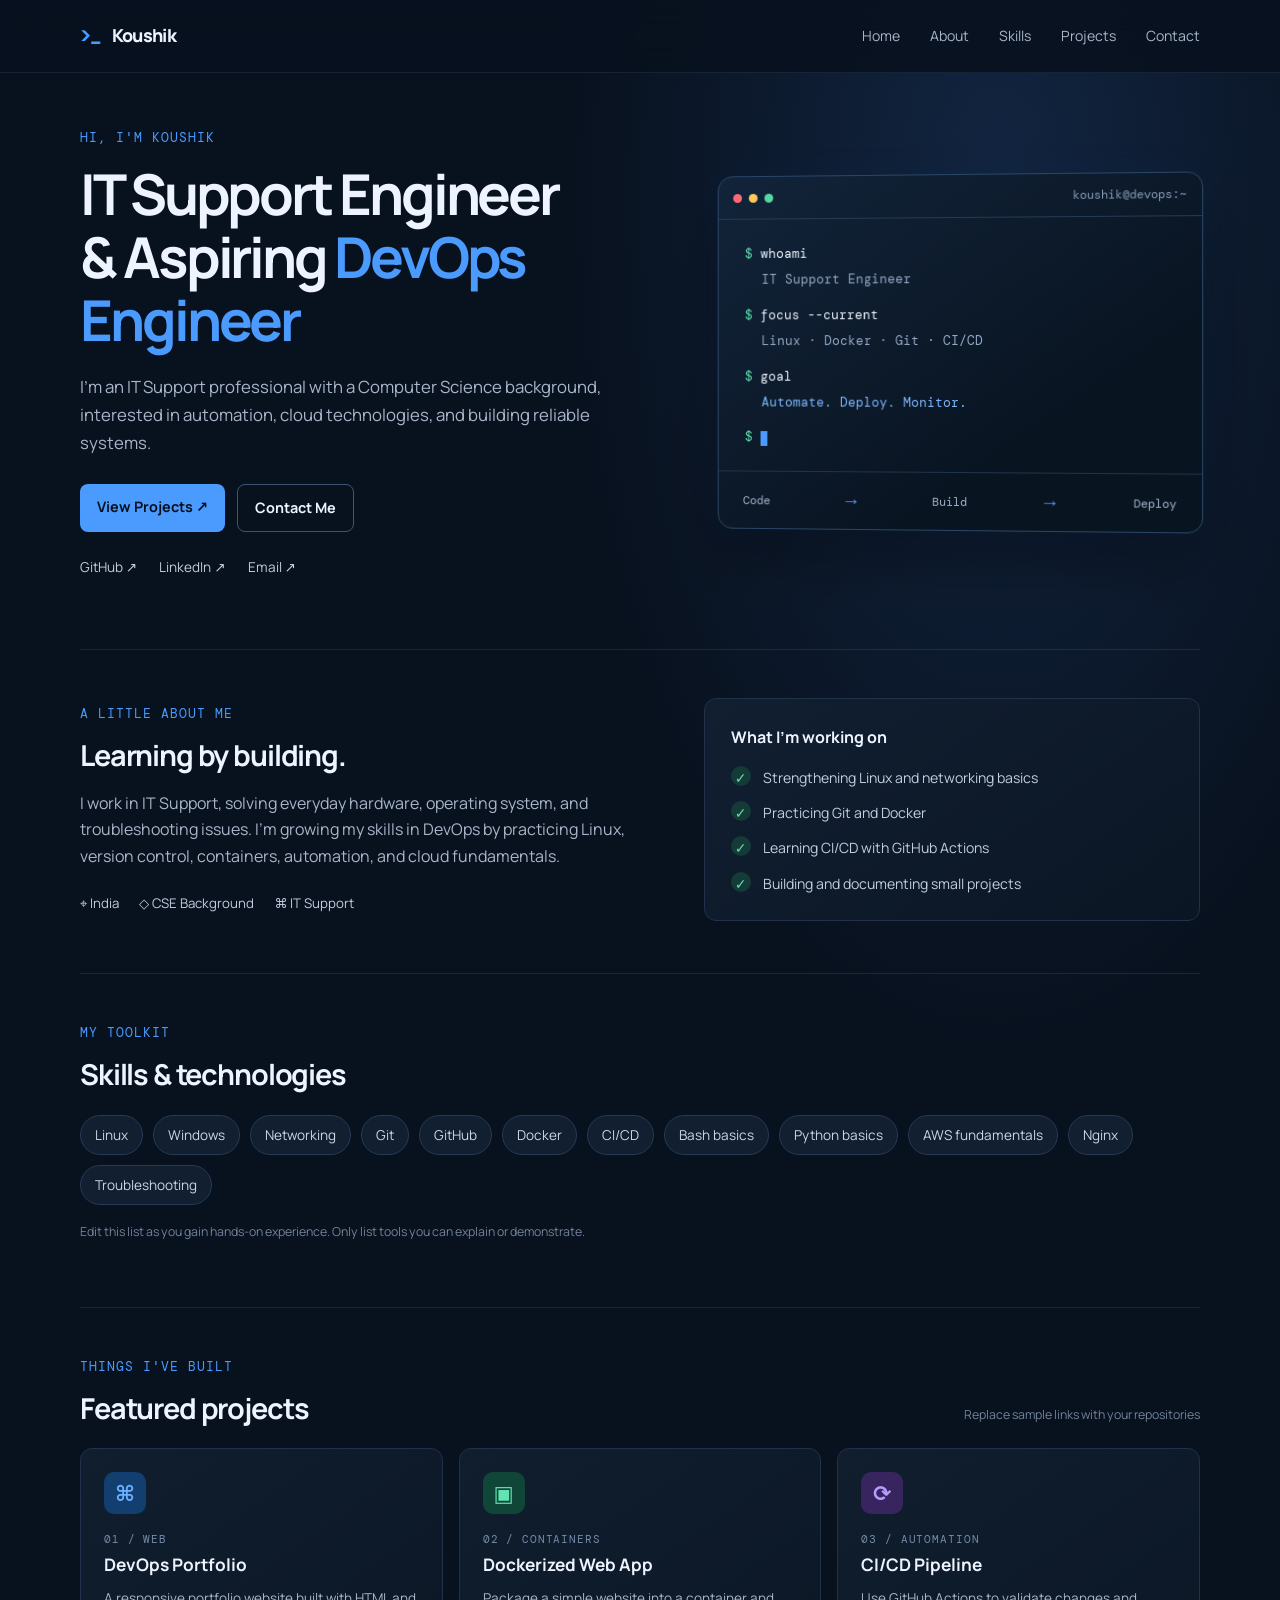
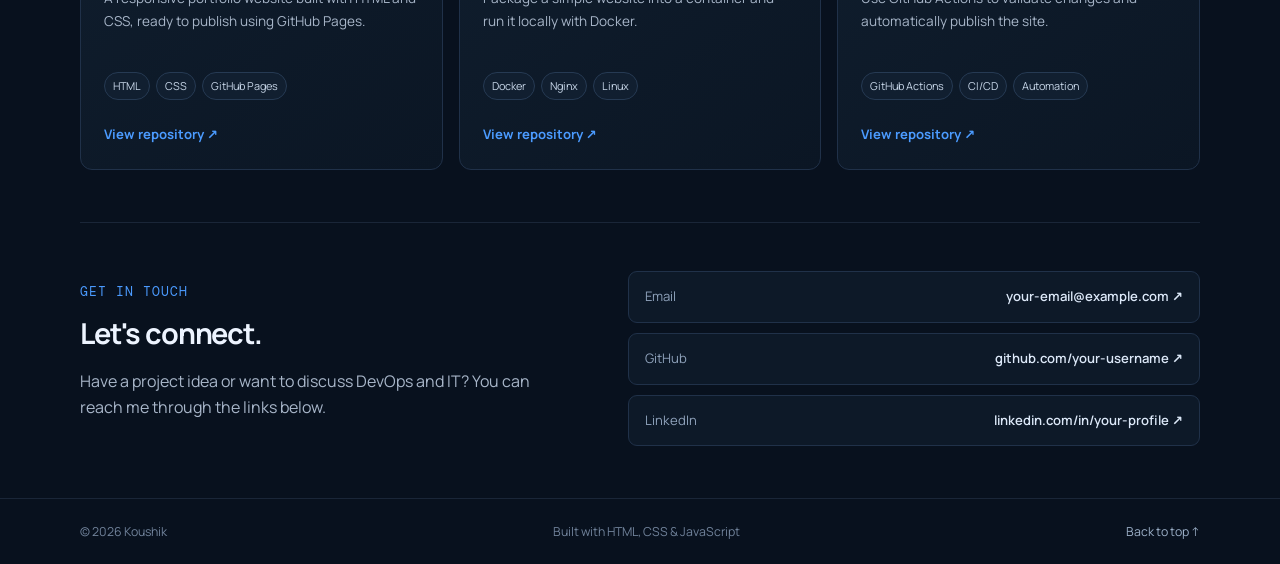
<file: index.html>
<!doctype html>
<html lang="en">
<head>
  <meta charset="utf-8">
  <meta name="viewport" content="width=device-width, initial-scale=1">
  <meta name="description" content="Koushik's IT Support and aspiring DevOps Engineer portfolio.">
  <title>Koushik | DevOps Portfolio</title>
  <link rel="stylesheet" href="style.css">
  <script src="script.js" defer></script>
</head>
<body>
  <header class="site-header">
    <nav class="nav container" aria-label="Main navigation">
      <a class="brand" href="#home"><span class="prompt">&gt;_</span> Koushik</a>
      <button class="menu-toggle" id="menu-toggle" aria-label="Toggle navigation" aria-expanded="false">☰</button>
      <div class="nav-links" id="nav-links">
        <a href="#home">Home</a><a href="#about">About</a><a href="#skills">Skills</a>
        <a href="#projects">Projects</a><a href="#contact">Contact</a>
      </div>
    </nav>
  </header>

  <main>
    <section class="hero container" id="home">
      <div class="hero-copy">
        <p class="eyebrow">Hi, I'm Koushik</p>
        <h1>IT Support Engineer<br>&amp; Aspiring <span>DevOps Engineer</span></h1>
        <p class="intro">I'm an IT Support professional with a Computer Science background, interested in automation, cloud technologies, and building reliable systems.</p>
        <div class="actions">
          <a class="button primary" href="#projects">View Projects <span aria-hidden="true">↗</span></a>
          <a class="button secondary" href="#contact">Contact Me</a>
        </div>
        <div class="social-links">
          <!-- Replace # with your real profile URLs -->
          <a href="https://github.com/" target="_blank" rel="noreferrer">GitHub ↗</a>
          <a href="https://www.linkedin.com/" target="_blank" rel="noreferrer">LinkedIn ↗</a>
          <a href="mailto:your-email@example.com">Email ↗</a>
        </div>
      </div>
      <div class="terminal-card" aria-label="DevOps workflow illustration">
        <div class="terminal-top"><i></i><i></i><i></i><span>koushik@devops:~</span></div>
        <div class="terminal-body">
          <p><span class="terminal-green">$</span> whoami</p><p class="terminal-muted">IT Support Engineer</p>
          <p><span class="terminal-green">$</span> focus --current</p><p class="terminal-muted">Linux · Docker · Git · CI/CD</p>
          <p><span class="terminal-green">$</span> goal</p><p class="terminal-blue">Automate. Deploy. Monitor.</p>
          <p class="cursor-line"><span class="terminal-green">$</span> <span class="cursor"></span></p>
        </div>
        <div class="pipeline"><span>Code</span><b>→</b><span>Build</span><b>→</b><span>Deploy</span></div>
      </div>
    </section>

    <section class="section container about-grid" id="about">
      <div>
        <p class="section-kicker">A little about me</p>
        <h2>Learning by building.</h2>
        <p class="body-copy">I work in IT Support, solving everyday hardware, operating system, and troubleshooting issues. I'm growing my skills in DevOps by practicing Linux, version control, containers, automation, and cloud fundamentals.</p>
        <div class="facts"><span>⌖ India</span><span>◇ CSE Background</span><span>⌘ IT Support</span></div>
      </div>
      <aside class="focus-card">
        <h3>What I'm working on</h3>
        <ul>
          <li><span>✓</span> Strengthening Linux and networking basics</li>
          <li><span>✓</span> Practicing Git and Docker</li>
          <li><span>✓</span> Learning CI/CD with GitHub Actions</li>
          <li><span>✓</span> Building and documenting small projects</li>
        </ul>
      </aside>
    </section>

    <section class="section container" id="skills">
      <p class="section-kicker">My toolkit</p>
      <h2>Skills &amp; technologies</h2>
      <div class="skills">
        <span>Linux</span><span>Windows</span><span>Networking</span><span>Git</span>
        <span>GitHub</span><span>Docker</span><span>CI/CD</span><span>Bash basics</span>
        <span>Python basics</span><span>AWS fundamentals</span><span>Nginx</span><span>Troubleshooting</span>
      </div>
      <p class="hint">Edit this list as you gain hands-on experience. Only list tools you can explain or demonstrate.</p>
    </section>

    <section class="section container" id="projects">
      <div class="section-heading">
        <div><p class="section-kicker">Things I've built</p><h2>Featured projects</h2></div>
        <span class="small-note">Replace sample links with your repositories</span>
      </div>
      <div class="project-grid">
        <article class="project-card">
          <div class="project-icon blue">⌘</div><p class="project-type">01 / WEB</p>
          <h3>DevOps Portfolio</h3><p>A responsive portfolio website built with HTML and CSS, ready to publish using GitHub Pages.</p>
          <div class="tags"><span>HTML</span><span>CSS</span><span>GitHub Pages</span></div>
          <a class="project-link" href="https://github.com/" target="_blank" rel="noreferrer">View repository ↗</a>
        </article>
        <article class="project-card">
          <div class="project-icon green">▣</div><p class="project-type">02 / CONTAINERS</p>
          <h3>Dockerized Web App</h3><p>Package a simple website into a container and run it locally with Docker.</p>
          <div class="tags"><span>Docker</span><span>Nginx</span><span>Linux</span></div>
          <a class="project-link" href="https://github.com/" target="_blank" rel="noreferrer">View repository ↗</a>
        </article>
        <article class="project-card">
          <div class="project-icon purple">⟳</div><p class="project-type">03 / AUTOMATION</p>
          <h3>CI/CD Pipeline</h3><p>Use GitHub Actions to validate changes and automatically publish the site.</p>
          <div class="tags"><span>GitHub Actions</span><span>CI/CD</span><span>Automation</span></div>
          <a class="project-link" href="https://github.com/" target="_blank" rel="noreferrer">View repository ↗</a>
        </article>
      </div>
    </section>

    <section class="section container contact-section" id="contact">
      <div><p class="section-kicker">Get in touch</p><h2>Let's connect.</h2><p class="body-copy">Have a project idea or want to discuss DevOps and IT? You can reach me through the links below.</p></div>
      <div class="contact-links">
        <a href="mailto:your-email@example.com"><span>Email</span><b>your-email@example.com ↗</b></a>
        <a href="https://github.com/" target="_blank" rel="noreferrer"><span>GitHub</span><b>github.com/your-username ↗</b></a>
        <a href="https://www.linkedin.com/" target="_blank" rel="noreferrer"><span>LinkedIn</span><b>linkedin.com/in/your-profile ↗</b></a>
      </div>
    </section>
  </main>

  <footer class="footer"><div class="container footer-inner"><span>© <span id="year"></span> Koushik</span><span>Built with HTML, CSS &amp; JavaScript</span><a href="#home">Back to top ↑</a></div></footer>
</body>
</html>
</file>
<file: style.css>
@import url('https://fonts.googleapis.com/css2?family=DM+Mono:wght@400;500&family=Manrope:wght@400;500;600;700;800&display=swap');

:root{--bg:#08111e;--panel:#101d2d;--panel2:#0c1726;--text:#edf4ff;--muted:#a8b6c9;--line:#203149;--blue:#4b9bff;--green:#5ee0b0}
*{box-sizing:border-box}html{scroll-behavior:smooth;scroll-padding-top:90px}body{margin:0;background:radial-gradient(ellipse at 78% 9%,#122541 0,transparent 31%),var(--bg);color:var(--text);font-family:Manrope,system-ui,sans-serif;line-height:1.65}a{color:inherit;text-decoration:none}.container{width:min(1120px,calc(100% - 44px));margin-inline:auto}.site-header{position:sticky;top:0;z-index:10;background:rgba(8,17,30,.9);backdrop-filter:blur(16px);border-bottom:1px solid rgba(117,151,193,.14)}.nav{min-height:72px;display:flex;align-items:center;justify-content:space-between}.brand{font-size:1.12rem;font-weight:800;letter-spacing:-.04em}.prompt{color:var(--blue);font-family:"DM Mono",monospace;margin-right:8px}.nav-links{display:flex;gap:30px;color:var(--muted);font-size:.88rem}.nav-links a:hover,.social-links a:hover,.footer a:hover{color:var(--blue)}.menu-toggle{display:none;background:none;color:var(--text);border:1px solid var(--line);border-radius:8px;padding:7px 10px;font-size:1.1rem}
.hero{min-height:480px;display:grid;grid-template-columns:1.08fr .92fr;align-items:center;gap:64px;padding-top:54px;padding-bottom:70px}.eyebrow,.section-kicker{color:var(--blue);font-family:"DM Mono",monospace;font-size:.8rem;letter-spacing:.08em;text-transform:uppercase;margin:0 0 14px}.hero h1{font-size:clamp(2.3rem,4.4vw,3.8rem);line-height:1.12;letter-spacing:-.055em;margin:0 0 22px}.hero h1 span{color:var(--blue)}.intro,.body-copy{color:var(--muted);max-width:600px}.intro{font-size:1.05rem;margin:0 0 28px}.actions{display:flex;gap:12px;flex-wrap:wrap}.button{padding:11px 17px;border-radius:8px;font-size:.9rem;font-weight:700;transition:transform .2s,background .2s}.button:hover{transform:translateY(-2px)}.primary{background:var(--blue);color:#07111e}.primary:hover{background:#75b2ff}.secondary{border:1px solid #405571;background:transparent}.social-links{display:flex;gap:22px;margin-top:24px;color:#c2cede;font-size:.85rem}
.terminal-card{border:1px solid #2b4666;background:linear-gradient(145deg,#12243a,#091421 70%);border-radius:15px;box-shadow:0 25px 70px #0006,0 0 45px #1467b31c;overflow:hidden;transform:perspective(900px) rotateY(-3deg)}.terminal-top{height:43px;border-bottom:1px solid #253b55;display:flex;align-items:center;gap:7px;padding:0 15px;color:#879bb6;font: .72rem "DM Mono",monospace}.terminal-top i{width:9px;height:9px;border-radius:50%;background:#ff6876}.terminal-top i:nth-child(2){background:#ffc85d}.terminal-top i:nth-child(3){background:#56d9a0}.terminal-top span{margin-left:auto}.terminal-body{padding:25px 27px 18px;font: .83rem/1.55 "DM Mono",monospace}.terminal-body p{margin:0 0 5px}.terminal-muted{color:#93a8c3;padding-left:17px;margin-bottom:16px!important}.terminal-green{color:var(--green)}.terminal-blue{color:#7cb8ff;padding-left:17px}.cursor-line{margin-top:15px!important}.cursor{display:inline-block;width:7px;height:15px;vertical-align:middle;background:var(--blue);animation:blink 1s steps(2,start) infinite}.pipeline{border-top:1px solid #20344b;padding:16px 25px;display:flex;justify-content:space-between;align-items:center;color:#9eb1c9;font: .78rem "DM Mono",monospace}.pipeline b{color:var(--blue);font-size:1.2rem}@keyframes blink{to{visibility:hidden}}
.section{padding-top:48px;padding-bottom:52px;border-top:1px solid rgba(117,151,193,.16)}h2{font-size:1.8rem;letter-spacing:-.04em;line-height:1.2;margin:0 0 17px}.about-grid{display:grid;grid-template-columns:1fr .9fr;gap:72px;align-items:center}.facts{display:flex;gap:20px;flex-wrap:wrap;margin-top:24px;color:#c0cee0;font-size:.83rem}.focus-card{padding:25px 26px;border:1px solid var(--line);border-radius:12px;background:linear-gradient(145deg,#111f31,#0b1624)}.focus-card h3{font-size:1rem;margin:0 0 16px}.focus-card ul{list-style:none;padding:0;margin:0;display:grid;gap:12px;color:#c0cede;font-size:.88rem}.focus-card li span{display:inline-grid;place-items:center;width:20px;height:20px;border-radius:50%;background:#143b37;color:var(--green);font-weight:800;margin-right:9px}
.skills{display:flex;gap:10px;flex-wrap:wrap;margin-top:23px}.skills span,.tags span{border:1px solid #263a53;background:#111f30;border-radius:999px;color:#c8d7e9}.skills span{padding:8px 14px;font-size:.85rem}.hint,.small-note{color:#71839b;font-size:.77rem}.hint{margin-top:17px}.section-heading{display:flex;justify-content:space-between;align-items:end;margin-bottom:22px}.section-heading h2{margin-bottom:0}.project-grid{display:grid;grid-template-columns:repeat(3,1fr);gap:16px}.project-card{padding:23px;border:1px solid var(--line);border-radius:12px;background:linear-gradient(145deg,#101e2e,#0b1624);transition:border-color .2s,transform .2s}.project-card:hover{border-color:#3e6b9b;transform:translateY(-3px)}.project-icon{width:42px;height:42px;border-radius:10px;display:grid;place-items:center;font-size:1.35rem;font-weight:700;margin-bottom:18px}.project-icon.blue{background:#123e70;color:#6bb1ff}.project-icon.green{background:#104638;color:#63e2b2}.project-icon.purple{background:#38255f;color:#b99aff}.project-type{font: .68rem "DM Mono",monospace;color:#748ba8;letter-spacing:.08em;margin:0 0 5px}.project-card h3{font-size:1.08rem;margin:0 0 8px}.project-card>p:not(.project-type){font-size:.85rem;color:var(--muted);min-height:70px;margin:0 0 15px}.tags{display:flex;gap:6px;flex-wrap:wrap;margin-bottom:20px}.tags span{font-size:.68rem;padding:4px 8px}.project-link{font-size:.82rem;color:var(--blue);font-weight:700}.contact-section{display:grid;grid-template-columns:.9fr 1.1fr;gap:80px;align-items:center}.contact-links{display:grid;gap:10px}.contact-links a{display:flex;justify-content:space-between;gap:16px;padding:14px 16px;border:1px solid var(--line);border-radius:9px;background:#0d1928;font-size:.82rem}.contact-links a span{color:#8ea1ba}.contact-links a b{font-weight:600;color:#dce8f8}.contact-links a:hover{border-color:#3c6a9b}.footer{border-top:1px solid rgba(117,151,193,.16);color:#71839b;font-size:.77rem}.footer-inner{min-height:65px;display:flex;justify-content:space-between;align-items:center;gap:15px}.footer a{color:#9cb0c8}
@media(max-width:800px){.hero{grid-template-columns:1fr;gap:38px;padding-top:48px}.terminal-card{max-width:560px;width:100%;transform:none}.about-grid,.contact-section{grid-template-columns:1fr;gap:28px}.project-grid{grid-template-columns:1fr 1fr}.project-card>p:not(.project-type){min-height:auto}.small-note{display:none}}
@media(max-width:560px){.container{width:min(100% - 30px,1120px)}.nav{min-height:64px}.menu-toggle{display:block}.nav-links{display:none;position:absolute;top:63px;left:0;right:0;padding:18px 22px 22px;background:#0a1524;border-bottom:1px solid var(--line);flex-direction:column;gap:16px}.nav-links.open{display:flex}.hero{padding-top:42px;padding-bottom:48px;min-height:auto}.hero h1{font-size:2.4rem}.intro{font-size:.97rem}.section{padding-top:38px;padding-bottom:40px}.project-grid{grid-template-columns:1fr}.project-card{padding:20px}.contact-links a{flex-direction:column;gap:4px}.footer-inner{padding-top:15px;padding-bottom:15px;flex-wrap:wrap}.pipeline{padding-inline:15px}.terminal-body{padding:22px 18px}}
</file>
